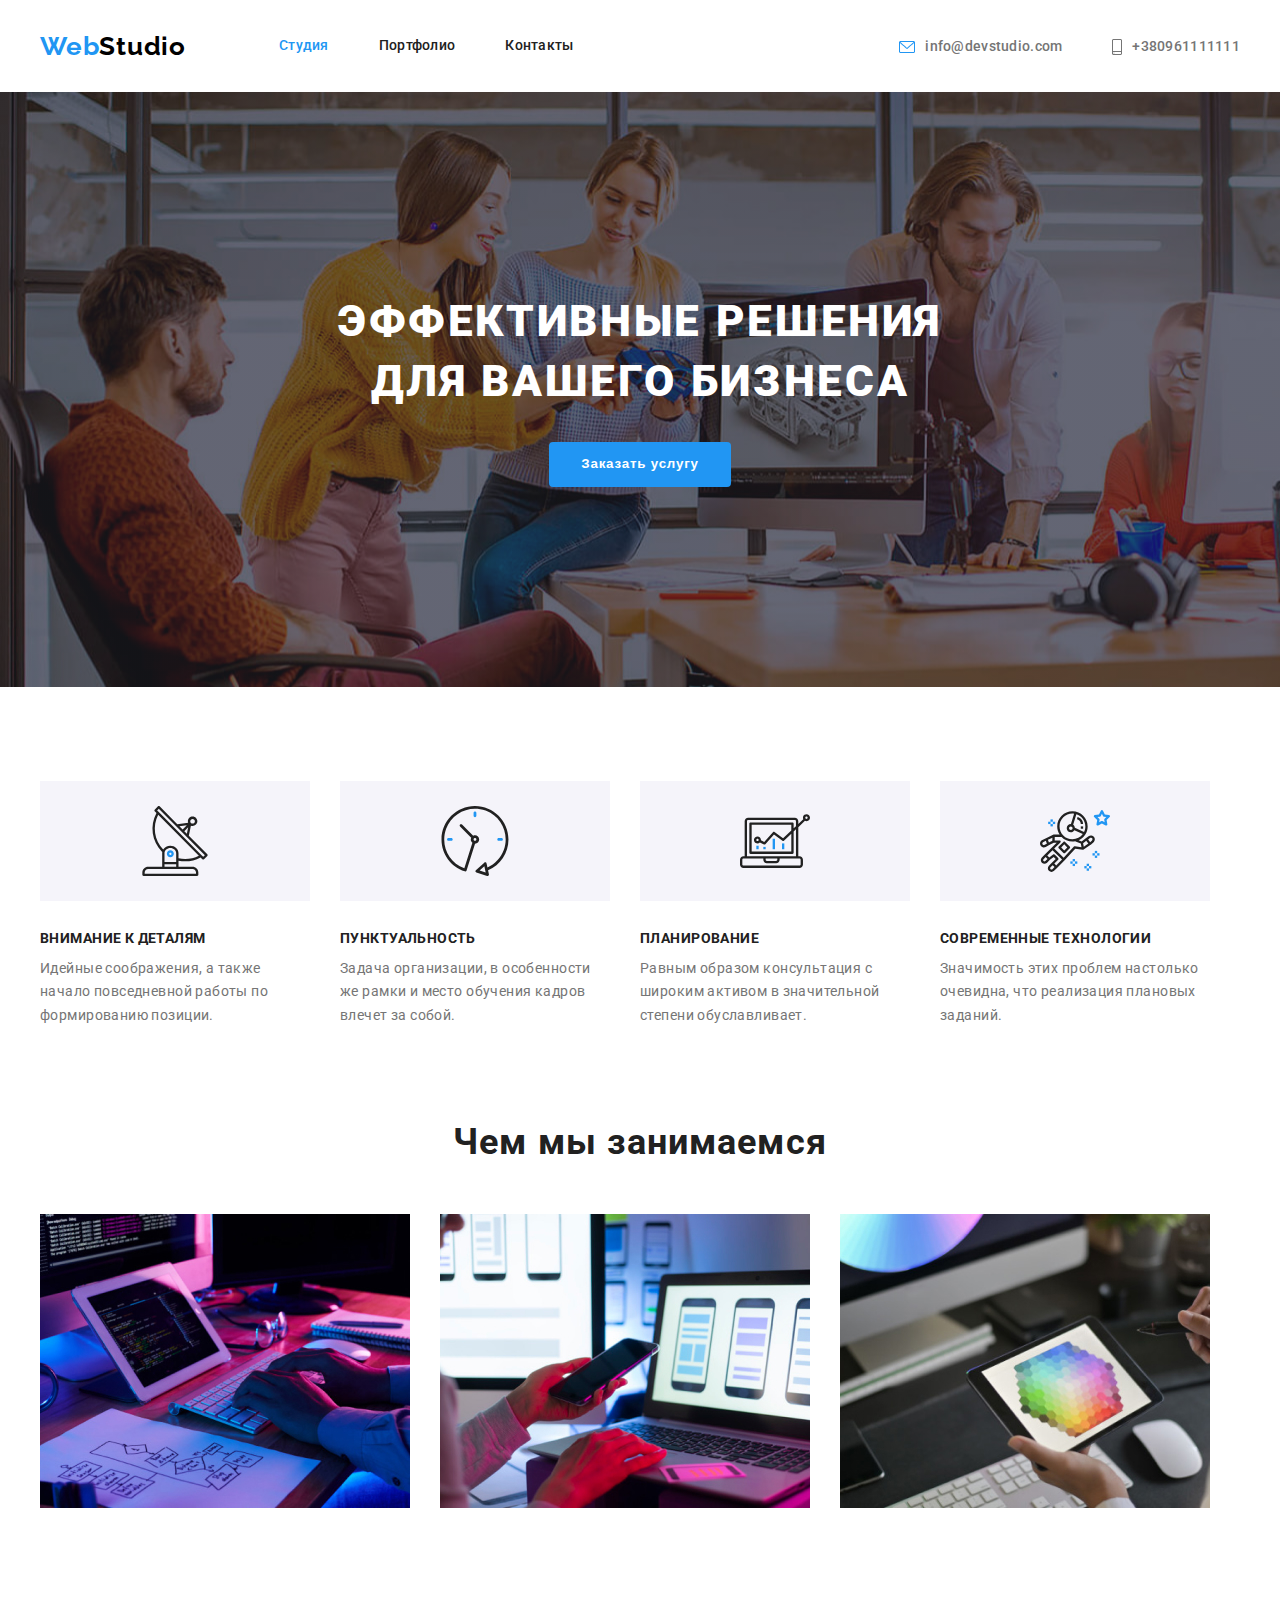
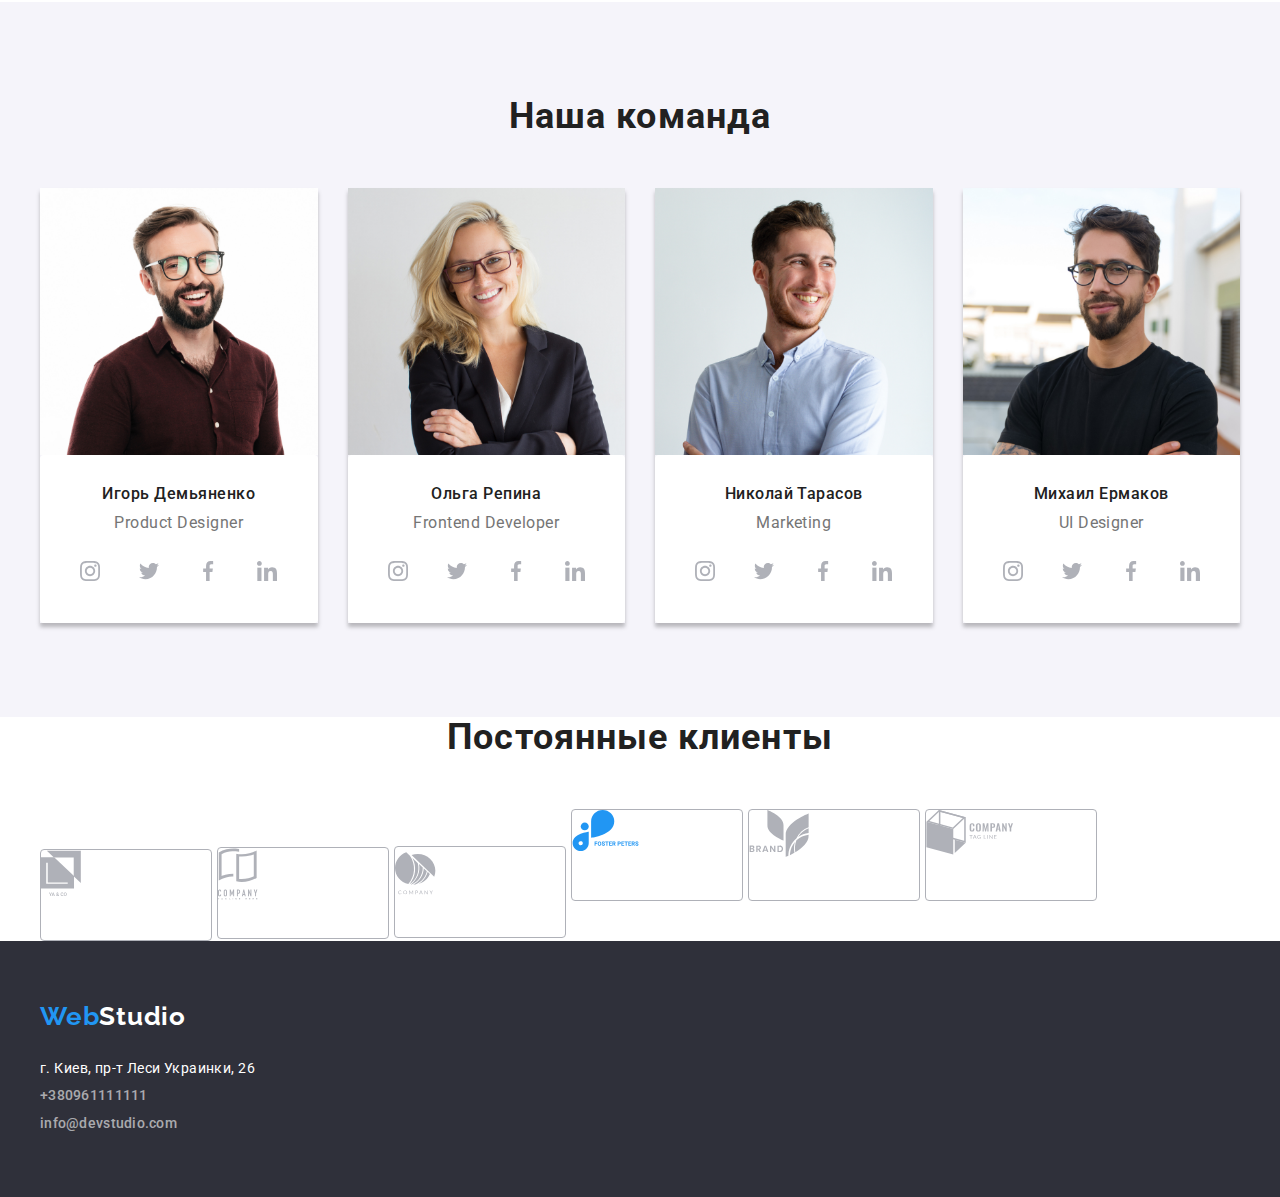
<file: index.html>
<!DOCTYPE html>
<html lang="ru">
<head>
    <meta charset="UTF-8">
    <meta http-equiv="X-UA-Compatible" content="IE=edge">
    <meta name="viewport" content="width=device-width, initial-scale=1.0">
    <title>Студия</title>
    <link rel="preconnect" href="https://fonts.gstatic.com">
    <link href="https://fonts.googleapis.com/css2?family=Raleway:wght@700&family=Roboto:wght@400;500;700;900&display=swap" rel="stylesheet">
    <link rel="stylesheet" href="./CSS/common.css">
    <link rel="stylesheet" href="./CSS/main.css">
</head>
<body>
       <!-- Хедер -->
    <header>
    <div class="container">
        <nav class="main-nav">
         <a class="logo" href="./index.html">Web<span class="logo-part-header">Studio</span></a>
           <ul class="link-nav">
            <li class="nav-item">
                <a href="" class="page-current link">Студия</a></li>
            <li class="nav-item">
                <a class="link" href="./portfolio.html">Портфолио</a></li>
            <li class="nav-item"><a class="link" href="" >Контакты</a></li>
        </ul>
        <ul class="link-contact">
            <li class="contact-item">
                <a class="link icon-envelope" href="mailto:info@devstudio.com">info@devstudio.com</a></li>
            <li class="contact-item">
                <a class="link icon-smartphone" href="tel:+380961111111">+380961111111</a></li>
        </ul>
      </nav>
    </div>
    </header>

<main>
    <section class="hero dark-bg">
      <div class="container">
        <h1 class="hero-title">Эффективные решения <br> для вашего бизнеса</h1>
        <button class="main-button" type="button">Заказать услугу</button>
      </div>
    </section>
   
 <!-- <h2>Advantages</h2> -->
    <section class="section">
        <div class="container">
        <ul class="card-advantages">
            <li class="adv-item icon-antenna">
                <h3 class="advantages">Внимание к деталям</h3>
                <p class="page-text">Идейные соображения, а также начало повседневной работы по формированию позиции.</p>
            </li>
            <li class="adv-item icon-clock">
                <h3 class="advantages">Пунктуальность</h3>
                <p class="page-text">Задача организации, в особенности же рамки и место обучения кадров влечет за собой.</p>
            </li>
            <li class="adv-item icon-diagrama">
                <h3 class="advantages">Планирование</h3>
                <p class="page-text">Равным образом консультация с широким активом в значительной степени обуславливает.</p>
            </li>
            <li class="adv-item icon-astronaut">
                <h3 class="advantages">Современные технологии</h3>
                <p class="page-text">Значимость этих проблем настолько очевидна, что реализация плановых заданий.</p>
            </li>
        </ul>
    </div>
    </section>

    <!-- What we are doing -->
    <section class="section">
        <div class="container">
          <h2 class="page-title">Чем мы занимаемся</h2>
           <ul class="card-work">
             <li class="work-item">
                 <img src="./images/foto1.jpg" alt="Компьютер" width="370"></li>
             <li class="work-item">
                 <img src="./images/foto2.jpg" alt="Телефон в руках" width="370"></li>
             <li class="work-item">
                 <img src="./images/foto3.jpg" alt="Планшет" width="370"></li>
           </ul>
        </div>
    </section>

    <!-- Our company -->
    <section class="section grey-bg">
        <div class="container">
          <h2 class="page-title">Наша команда</h2>
           <ul class="card-projects">
            <li class="projects-item">
                <img src="./images/foto4.jpg" alt="Игорь Демьяненко" width="285">
              <div class="card-content">
                <h3 class="foto-name">Игорь Демьяненко</h3>
                <p class="foto-caption">Product Designer</p>
                <a class="link-social" href="">               
                  <svg class="icon-social">
                    <use href='./images_icons/symbol-defs.svg#icon-instagram'></use>
                  </svg>   
                </a>
                <a class="link-social" href="">            
                  <svg class="icon-social">
                    <use href='./images_icons/symbol-defs.svg#icon-twitter'></use>
                  </svg>
                </a> 
                <a class="link-social" href="">
                  <svg class="icon-social">
                    <use href='./images_icons/symbol-defs.svg#icon-facebook'></use>
                  </svg>
                </a>
                <a class="link-social" href="">
                  <svg class="icon-social">
                    <use href='./images_icons/symbol-defs.svg#icon-linkedin'></use>
                  </svg>
                </a>
              </div>
            </li>

            <li class="projects-item">
                <img src="./images/foto5.jpg" alt="Ольга Репина" width="285">
              <div class="card-content">
                <h3 class="foto-name">Ольга Репина</h3>
                <p class="foto-caption">Frontend Developer</p>               
                <a class="link-social" href="">               
                  <svg class="icon-social">
                    <use href='./images_icons/symbol-defs.svg#icon-instagram'></use>
                  </svg>   
                </a>
                <a class="link-social" href="">            
                  <svg class="icon-social">
                    <use href='./images_icons/symbol-defs.svg#icon-twitter'></use>
                  </svg>
                </a> 
                <a class="link-social" href="">
                  <svg class="icon-social">
                    <use href='./images_icons/symbol-defs.svg#icon-facebook'></use>
                  </svg>
                </a>
                <a class="link-social" href="">
                  <svg class="icon-social">
                    <use href='./images_icons/symbol-defs.svg#icon-linkedin'></use>
                  </svg>
                </a>
              </div> 
            </li>

            <li class="projects-item">
                <img src="./images/foto6.jpg" alt="Николай Тарасов" width="285">
              <div class="card-content">
                <h3 class="foto-name">Николай Тарасов</h3>
                <p class="foto-caption">Marketing</p>
                <a class="link-social" href="">               
                  <svg class="icon-social">
                    <use href='./images_icons/symbol-defs.svg#icon-instagram'></use>
                  </svg>   
                </a>
                <a class="link-social" href="">            
                  <svg class="icon-social">
                    <use href='./images_icons/symbol-defs.svg#icon-twitter'></use>
                  </svg>
                </a> 
                <a class="link-social" href="">
                  <svg class="icon-social">
                    <use href='./images_icons/symbol-defs.svg#icon-facebook'></use>
                  </svg>
                </a>
                <a class="link-social" href="">
                  <svg class="icon-social">
                    <use href='./images_icons/symbol-defs.svg#icon-linkedin'></use>
                  </svg>
                </a>
              </div>
            </li>

            <li class="projects-item">
                <img src="./images/foto7.jpg" alt="Михаил Ермаков" width="285">
              <div class="card-content">
                <h3 class="foto-name">Михаил Ермаков</h3>
                <p class="foto-caption">UI Designer</p>
                <a class="link-social" href="">               
                  <svg class="icon-social">
                    <use href='./images_icons/symbol-defs.svg#icon-instagram'></use>
                  </svg>   
                </a>
                <a class="link-social" href="">            
                  <svg class="icon-social">
                    <use href='./images_icons/symbol-defs.svg#icon-twitter'></use>
                  </svg>
                </a> 
                <a class="link-social" href="">
                  <svg class="icon-social">
                    <use href='./images_icons/symbol-defs.svg#icon-facebook'></use>
                  </svg>
                </a>
                <a class="link-social" href="">
                  <svg class="icon-social">
                    <use href='./images_icons/symbol-defs.svg#icon-linkedin'></use>
                  </svg>
                </a>
              </div>
            </li>
        </ul>
    </div>
    </section>
    <section>
      <div class="container">
      <h2 class="page-title">Постоянные клиенты</h2>
      <ul>
        <li class="client-list"> 
          <a class="link-clients" href="">
            <svg class="client-item" width='44' height='50'>
            <use href='./images_icons/logo-icons.svg#icon-logo-1'></use>
          </svg></a></li>
        <li class="client-list">
          <a href="">
           <svg class="client-item" width='40' height='52'>
            <use href='./images_icons/logo-icons.svg#icon-logo-2'></use>
          </svg></a></li>
        <li class="client-list">
          <a href="">
            <svg class="client-item" width='41' height='53'>
            <use href='./images_icons/logo-icons.svg#icon-logo-3'></use>
          </svg></a></li>
        <li class="client-list">
          <a href=""></a>
          <svg class="client-item" width='80' height='42'>
            <use href='./images_icons/logo-icons.svg#icon-logo-4'></use>
          </svg></li>
        <li class="client-list">
          <a href=""></a>
          <svg class="client-item" width='60' height='47'>
            <use href='./images_icons/logo-icons.svg#icon-logo-5'></use>
          </svg></li>
        <li class="client-list">
          <a href=""></a>
          <svg class="client-item" width='88' height='45'>
            <use href='./images_icons/logo-icons.svg#icon-logo-6'></use>
          </svg></li>
      </ul>
    </div>
    </section>
</main>
<!-- Футер -->
<footer class="dark-bg-footer footer">
    <div class="container">
      <div class="footer-container">
        <a class="footer logo" href="">Web<span class="logo-part-footer">Studio</span></a>
      </div>
        <address>
        <p class="address"> г. Киев, пр-т Леси Украинки, 26</p>
        <ul class="footer-link">
            <li class="footer-item"><a class="link footer" href="tel:+380961111111">+380961111111</a></li>
            <li class="footer-item"><a class="link footer" href="mailto:info@devstudio.com">info@devstudio.com</a></li>
        </ul>
    </address>
</div>
</footer>

   
</body>
</html>
</file>
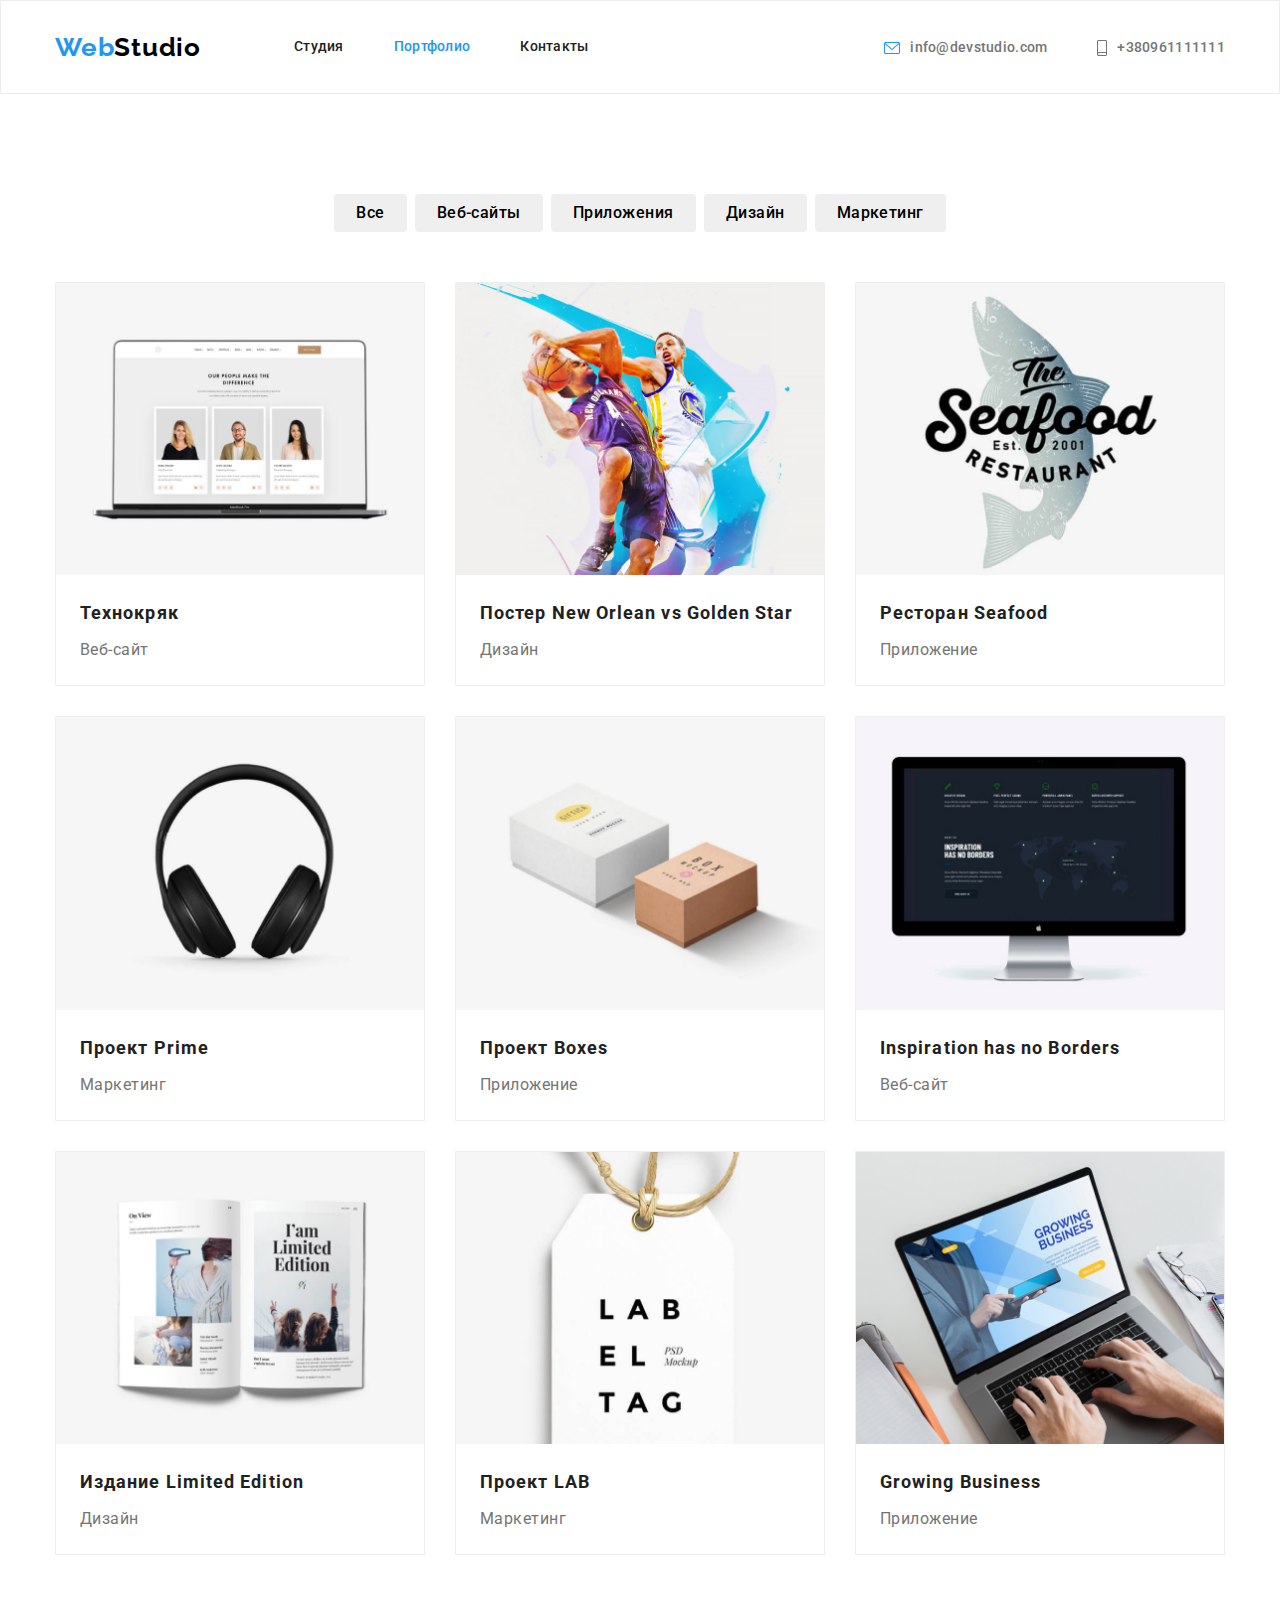
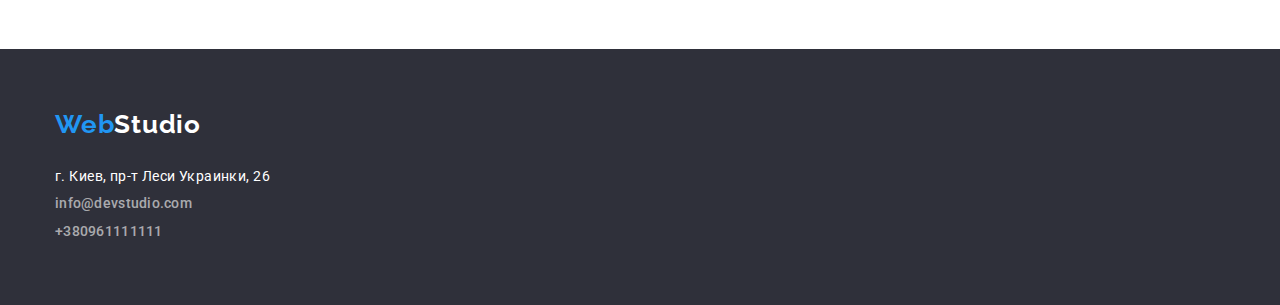
<file: portfolio.html>
<!DOCTYPE html>
<html lang="ru">
<head>
    <meta charset="UTF-8">
    <meta http-equiv="X-UA-Compatible" content="IE=edge">
    <meta name="viewport" content="width=device-width, initial-scale=1.0">
    <title>Портфолио</title>
    <link rel="preconnect" href="https://fonts.gstatic.com">
    <link href="https://fonts.googleapis.com/css2?family=Raleway:wght@700&family=Roboto:wght@400;500;700;900&display=swap" rel="stylesheet">
    <link rel="stylesheet" href="https://cdnjs.cloudflare.com/ajax/libs/modern-normalize/1.0.0/modern-normalize.min.css"/>
    <link rel="stylesheet" href="./CSS/common.css">
    <link rel="stylesheet" href="./CSS/main.css">
</head>
 <body>
     
    <!-- Хедер -->
    <header class="border">
        <div class="container">
     <nav class="main-nav">
            <a class="logo" href="./index.html">Web<span class="logo-part-header">Studio</span></a>
            <ul class="link-nav">
                <li class="nav-item">
                  <a href="./index.html" class="link">Студия</a></li>
                <li class="nav-item">
                  <a href="" class="page-current link">Портфолио</a></li>
                <li class="nav-item">
                  <a href="" class="link">Контакты</a></li>
        </ul>
            <ul class="link-contact">
                <li class="contact-item">
                  <a class="link icon-envelope" href="mailto:info@devstudio.com">info@devstudio.com</a></li>
                <li class="contact-item">
                  <a class="link icon-smartphone" href="tel:+380961111111">+380961111111</a></li>
        </ul>
     </nav>
    </div>
    </header>

     <!-- Our projects -->
        <main>
          <section class="section">
            <div class="container">
              <h1 class="visually-hidden">Навигация страницы</h1>
           <ul class="button-list">
                <li class="button-item"><button class="button" type="button">Все</button></li>
                <li class="button-item"><button class="button" type="button">Веб-сайты</button></li>
                <li class="button-item"><button class="button" type="button">Приложения</button></li>
                <li class="button-item"><button class="button" type="button">Дизайн</button></li>
                <li class="button-item"><button class="button" type="button">Маркетинг</button></li>
             </ul>

             <ul  class="project-list">
                <a class="link-project" href=""><li class="project-item">
                    <img src="./images/технокряк.jpg" alt="Технокряк" width="370">
                  <div class="project-content">
                    <h2 class="text-caption">Технокряк</h2></a>
                    <p class="caption-foto">Веб-сайт</p>
                  </div>
                </li>

                <a class="link-project" href=""><li class="project-item">
                    <img src="./images/постер.jpg" alt="Постер New Orlean vs Golden Star" width="370">
                  <div class="project-content">
                    <h2 class="text-caption">Постер New Orlean vs Golden Star</h2></a>
                    <p class="caption-foto">Дизайн</p>
                  </div>
                </li>

                <a class="link-project" href=""><li class="project-item"><img src="./images/ресторан.jpg" alt="Ресторан Seafood" width="370">
                  <div class="project-content">
                    <h2 class="text-caption">Ресторан Seafood</h2></a>
                    <p class="caption-foto">Приложение</p>
                  </div>
                </li>

                <a class="link-project" href=""><li class="project-item"><img src="./images/проект.jpg" alt="Проект Prime" width="370">
                  <div class="project-content">
                    <h2 class="text-caption">Проект Prime</h2></a>
                    <p class="caption-foto">Маркетинг</p>
                  </div>
                </li>

                <a class="link-project" href=""><li class="project-item"><img src="./images/проект2.jpg" alt="Проект Boxes" width="370">
                  <div class="project-content">
                    <h2 class="text-caption">Проект Boxes</h2></a>
                    <p class="caption-foto">Приложение</p>
                  </div>
                </li>

                <a class="link-project" href=""><li class="project-item"><img src="./images/вдохновение.jpg" alt="Inspiration has no Borders" width="370">
                  <div class="project-content">
                    <h2 class="text-caption">Inspiration has no Borders</h2></a>
                    <p class="caption-foto">Веб-сайт</p>
                  </div>
                </li>

                <a class="link-project" href=""><li class="project-item"><img src="./images/издание.jpg" alt="Издание Limited Edition" width="370">
                  <div class="project-content">
                    <h2 class="text-caption">Издание Limited Edition</h2></a>
                    <p class="caption-foto">Дизайн</p>
                  </div>
                </li>

                <a class="link-project" href=""><li class="project-item"><img src="./images/проект3.jpg" alt="Проект LAB" width="370">
                  <div class="project-content">
                    <h2 class="text-caption">Проект LAB</h2></a>
                    <p class="caption-foto">Маркетинг</p>
                  </div>
                </li>
                
                <a class="link-project" href=""><li class="project-item"><img src="./images/бизнес.jpg" alt="Growing Business" width="370">
                  <div class="project-content">
                    <h2 class="text-caption">Growing Business</h2></a>
                    <p class="caption-foto">Приложение</p>
                  </div>
                </li>
            </ul>
          </div>
          </section>
        </main>

    <!-- Футер -->
    <footer class="dark-bg-footer footer">
      <div class="container">
          <div class="footer-container">
            <a class="footer logo" href="">Web<span class="logo-part-footer">Studio</span></a>
          </div>  
        <address>
            <p class="address">г. Киев, пр-т Леси Украинки, 26</p>
            <ul class="footer-link">
                <li class="footer-item"><a class="link footer" href="mailto:info@devstudio.com">info@devstudio.com</a></li>
                <li class="footer-item"><a class="link footer" href="tel:+380961111111">+380961111111</a></li>
            </ul>
        </address>
      </div>
    </footer>
    
 </body>
</html>
</file>
<file: CSS/common.css>
:root {
  --primary-text-color: #212121;
  --secondary-text-color: #757575;
  --accent-text-color: #2196f3;
  --dark-bg-color: #2F303A;
  --dark-bg-text-color:#ffffff;
  --button-background-color: #188ce8;
    
  }
  /* Global Style */
  body{
    color: var(--primary-text-color);
    font-family:"Roboto", sans-serif;
    font-size: 18px;
    font-style: normal;
    line-height: 2;
    letter-spacing: 0.06em;
    font-weight: 700;
    margin: 0;
  }
  
  ul {
    list-style: none;
    margin: 0;
    padding: 0;
  }

  h1,
  h2,
  h3,
  h4,
  h5,
  h6,
  p{
    margin-top: 0;
  }

  h2{
    font-size: 18px;
  }

  img{
    display: block;
    max-width: 100%;
  }

  button,
  button:active,
  button:focus {
  border: none;
  cursor: pointer;
  border-radius: 4px;
}

  .container{
    width: 1200px;
    margin-left: auto;
    margin-right: auto;
    padding-left: 15px;
    padding-right: 15px;
  } 

  .section{
    padding-top: 94px;
    }

 
 /* Interactive */
  .link:hover,
  .link:focus{
    color:var(--accent-text-color);
  }
  .link:active{
    color:rgb(228, 101, 228)
  }
  .link{
    text-decoration: none;
    color: inherit;
    padding-left: 0;
    margin: 0;
  }

  .link-project{
    text-decoration: none;
    color: inherit;
    padding-left: 0;
    margin: 0;
  }

  /* Logo */
  .logo{
    font-family: "Raleway", sans-serif;
    font-weight: 700;
    font-size: 26px;
    line-height: 1.19;
    letter-spacing: 0.03em;
    text-decoration: none;
    color: var(--accent-text-color);
    }

  .logo-part-header{
    color: #000000;
  }

  .border{
    border: 1px solid #ECECEC;
  }

  /* Icons header */
  .icon-envelope::before{
    content: '';
    display: inline-block;
    margin-right: 10px;
    width: 16px;
    height: 12px;
    vertical-align: middle;
    background-image: url('../images_icons/envelope.png');
  }

  .icon-smartphone::before{
    content: '';
    display: inline-block;
    margin-right: 10px;
    width: 10px;
    height: 16px;
    vertical-align: middle;
    background-image: url('../images_icons/smartphone.png');
  }


  /* Navigation/Contacts Header*/
  .main-nav{
    display: flex;
    align-items: center;
  }

  /*Кнопка Заказать услугу */
  .main-button{
   color: var(--dark-bg-text-color);
   background-color: var(--accent-text-color);
   font-weight: 700;
   line-height: 1.87;
   letter-spacing: 0.06em;
   padding-top: 10px;
   padding-right: 32px;
   padding-bottom: 10px;
   padding-left: 32px;
   border-width: 0px;
   border-radius: 4px;
}

 .main-button:hover {
  background: var(--button-background-color);
  color: var(--dark-bg-text-color);
}
  
  .link-nav .link,
  .link-contact .link{
    display: block;
    padding-top: 32px;
    padding-bottom: 32px;
    margin-top: 0;
    margin-bottom: 0;
  }

  .nav-item:not(:last-child){
    margin-right: 50px; 
  }

  .link-contact .contact-item + .contact-item{
    margin-left: 50px;
  }

  .link-nav{
    display:flex;
    margin-left: 93px;
    margin-top: 0;
    margin-bottom: 0;
    
    line-height: 1.14;
    letter-spacing: 0.02em;
    font-size: 14px;
    font-weight: 500;
    letter-spacing: 0.02em;
  }

  .page-current{
    color:var(--accent-text-color) ;
  }

  .link-contact{
    display: flex;
    margin-left: auto;
    margin-top: 0;
    margin-bottom: 0;

    font-weight: 500;
    font-size: 14px;
    letter-spacing: 0.02em;
    color: var(--secondary-text-color);
    font-style: normal;
  }


  /* Footer links */
  .footer-link{
    padding-left: 0;

    font-weight: 500;
    font-size: 14px;
    letter-spacing: 0.02em;
    color: var(--secondary-text-color);
    font-style: normal;
  }

  .footer-container{
    margin-bottom: 20px;
  }

  .link.footer{
    margin-top: 9px;
    color: rgba(255, 255, 255, 0.6);
  }
  .logo-part-footer{
    color: #ffffff;
  }

  .address{
    margin-top: 0;
    margin-bottom: 0;
    
    font-weight: 400;
    font-style: normal;
    font-size: 14px;
    line-height: 1.71;
    letter-spacing: 0.03em;
    color: #ffffff;  
  } 


  /* Button */
  .button{
    font-size: 16px;
    line-height: 1.62;
    letter-spacing: 0.03em;
    font-weight: 500;
    outline: none;
    padding-top:6px;
    padding-bottom:6px;
    padding-right: 22px;
    padding-left: 22px;
    
  }

  .button:hover,
  .button:focus{
    background-color:var(--accent-text-color);
    color:#ffffff;
  }

  .button-item{
    border-width: 0
    border-radius:4px;
    padding-top:6px;
    outline: none;
  }

  .button-list{
    display: flex;
    justify-content: center;
    margin-bottom: 50px;
    margin-top: 0;
    padding-left: 0;
  }

  .button-list .button-item:not(:last-child) 
  {margin-right: 8px;
  }
</file>
<file: CSS/main.css>
/* Студия */
.dark-bg{
  background-color: var(--dark-bg-color);
  background-image:linear-gradient(
  rgba(47, 48, 58, 0.4),
  rgba(47, 48, 58, 0.4)), 
  url("../images_hero/bg_hero.jpg");
}

.dark-bg-footer{
  background-color: var(--dark-bg-color);
}

.dark-bg-footer.footer{
  padding-top: 60px;
  padding-bottom: 60px; 
}

.grey-bg{
  background-color: #F5F4FA;
}



/* Container Hero */
.hero{
  text-align: center;
  padding-top: 200px;
  padding-bottom: 200px;
}
.hero-title{
  margin-top: 0;
  margin-bottom: 30px;
  
  text-align: center;
  font-weight: 900;
  font-size: 44px;
  line-height: 1.36;
  letter-spacing: 0.06em;
  text-transform: uppercase;
  color: #ffffff;
}


/* Projects */
.button-item:hover{
  box-shadow:0px 4px 4px 0px rgba(0, 0, 0, 0.24);
}

.project-list{
  display: flex;
  flex-wrap: wrap;
  margin-top: -30px;
  margin-left: -30px;
  padding-bottom: 94px;
}

.project-item{
  width: 370px;
  border: 1px solid #EEEEEE; 
}

.project-content{
  padding: 20px 24px;
  text-align: start;
}

.caption-foto{
  margin-bottom: 0;

  font-weight: 400;
  font-size: 16px;
  line-height: 1.87;
  letter-spacing: 0.03em;
  color: var(--secondary-text-color);
}

.text-caption{
  margin-bottom: 4px;
}

.project-list .project-item{
  flex-basis: calc(100%/3 - 30px);
  
  margin-left: 30px;
  margin-top: 30px;
}


/* Advantages */
.advantages{
  margin-bottom: 10px;
    
  display: block;
  font-weight: 700;
  line-height: 1.14;
  letter-spacing: 0.03em;
  text-transform: uppercase;
  font-size: 14px;
}
.page-text{
  margin-bottom: 0;

  font-weight: 400;
  line-height: 1.71;
  letter-spacing: 0.03em;
  font-size: 14px;
  color: var(--secondary-text-color);
}

.card-advantages{
  display: flex;
}

.adv-item{
  width: 270px;
}

.card-advantages .adv-item + .adv-item {
  margin-left: 30px; 
}

/* Icons */
.adv-item::before{
  content:'';
  margin-bottom: 30px;
  display: block;
  height: 120px;
  background-repeat: no-repeat;
  background-position: center;
  background-color: #F5F4FA;
}

.icon-antenna::before{
  background-image: url('../images_icons/antenna.svg');
}

.icon-clock::before{
  background-image: url('../images_icons/clock.svg');
}

.icon-diagrama::before{
  background-image: url('../images_icons/diagrama.svg');
  }

.icon-astronaut::before{
  background-image: url('../images_icons/astronaut.svg');
}


/* Social icons */
.link-social{
  display: inline-flex;
  width: 44px;
  height: 44px;
  border-radius: 50%;
  text-decoration: none;
  margin-top: 16px;
  align-items: center;
  justify-content: center;
}
  
.icon-social{
  width: 20px;
  height: 20px;
  fill: #AFB1B8;
  align-items: center;
  justify-content: center;
}

 .icon-social:hover,
 .link-social:hover{
  background-color:var(--accent-text-color);
  fill:#ffffff;
}

 .card-content .link-social + .link-social{
  margin-left: 10px;
}


/*What we are doing*/
.page-title{
  margin-bottom: 50px;
  text-align: center;

  font-weight: 700;
  line-height: 1.16;
  letter-spacing: 0.03em;
  font-size: 36px;
} 
.foto-name{
  margin-bottom: 10px;

  font-weight: 500; 
  font-size: 16px;
  line-height: 1.18;
  letter-spacing: 0.03em; 
}
.foto-caption{
  margin-bottom: 0rem;

  font-weight: 400;
  font-size: 16px;
  line-height: 1.18;
  letter-spacing: 0.03em;
  color: var(--secondary-text-color);
}

.card-work{
  display: flex;
  padding-bottom: 94px;
}

.card-work .work-item:not(:last-child){
  margin-right: 30px;
}


/* Our company . Studio */
.card-projects{
  display: flex;
  padding-bottom: 94px;
}

.projects-item{
  box-shadow: 0px 4px 4px 0px #00000040;
}

.card-projects .projects-item:not(:last-child){
  margin-right: 30px;
}

.card-content{
  padding-top: 30px;
  padding-bottom: 30px;
  text-align: center;
  background-color: #ffffff;
  border-radius: 4px;
}


/* Regular Customers */
.client-list{
  display: inline-flex;
  width: 170px;
  height: 90px;
  border: 1px solid;
  border-color: #AFB1B8;
  border-radius: 4px;
}

.client-item{
  
}

.link-clients{
  
  
}


.visually-hidden{
  position: absolute !important;
  clip: rect(1px 1px 1px 1px);
  clip: rect(1px 1px 1px 1px);
  padding: 0 !important;
  border: 0 !important;
  height: 1px !important;
  width: 1px !important;
  overflow: hidden;
}
</file>
